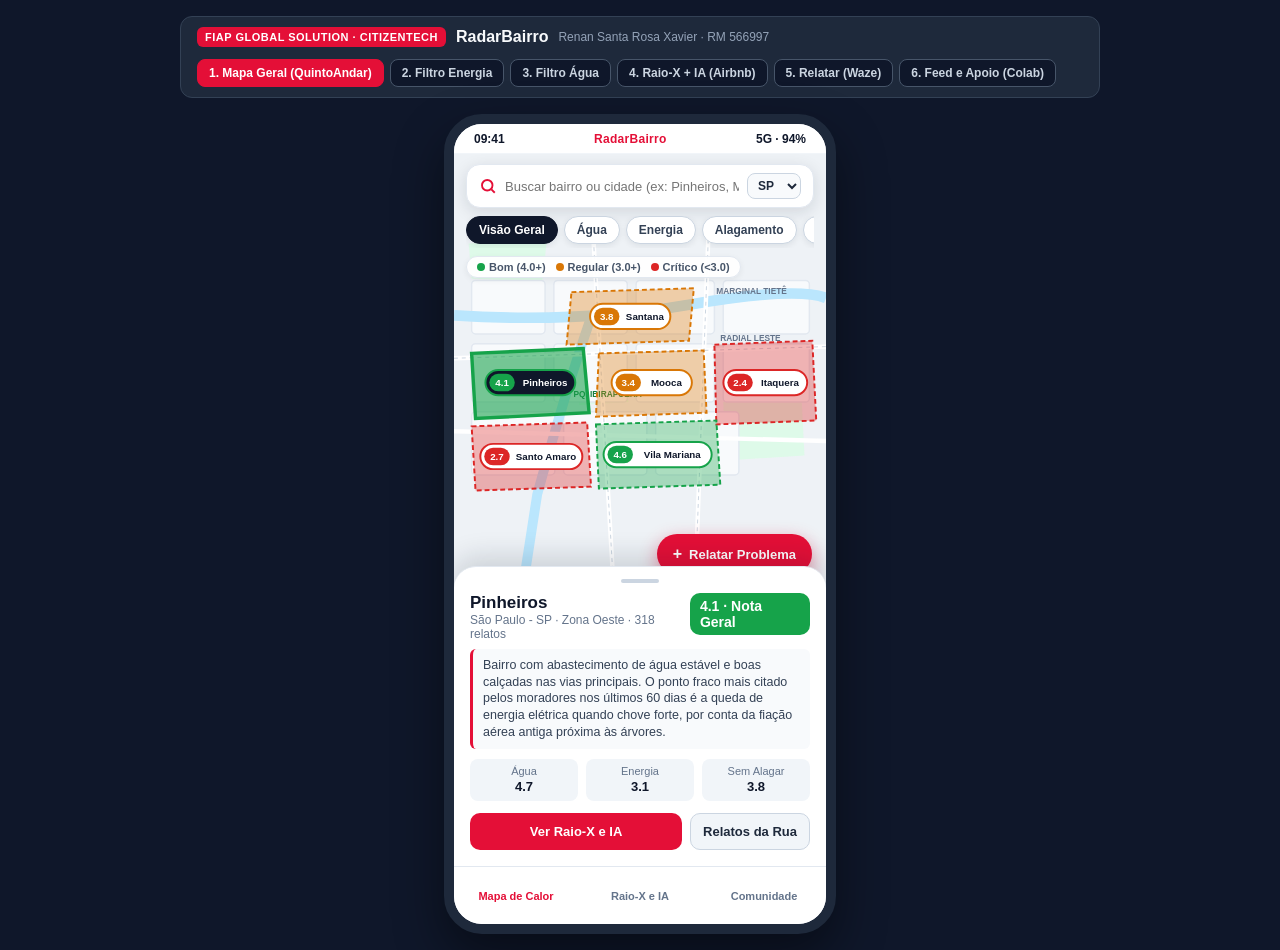
<file: prototipo/index.html>
<!DOCTYPE html>
<html lang="pt-BR">
<head>
  <meta charset="UTF-8">
  <meta name="viewport" content="width=device-width, initial-scale=1.0">
  <title>RadarBairro · Protótipo Navegável CitizenTech</title>
  <link rel="stylesheet" href="estilo.css">
</head>
<body>

  <!-- Barra de demonstracao rapida para avaliacao do professor -->
  <header class="barra-demonstracao">
    <div class="info-topo">
      <span class="tag-gs">FIAP GLOBAL SOLUTION · CITIZENTECH</span>
      <strong>RadarBairro</strong>
      <span style="font-size:12px; color:#94a3b8;">Renan Santa Rosa Xavier · RM 566997</span>
    </div>
    <div class="atalhos-telas">
      <button class="btn-atalho ativo" onclick="aplicarCenaDemonstracao(1, this)">1. Mapa Geral (QuintoAndar)</button>
      <button class="btn-atalho" onclick="aplicarCenaDemonstracao(2, this)">2. Filtro Energia</button>
      <button class="btn-atalho" onclick="aplicarCenaDemonstracao(3, this)">3. Filtro Água</button>
      <button class="btn-atalho" onclick="aplicarCenaDemonstracao(4, this)">4. Raio-X + IA (Airbnb)</button>
      <button class="btn-atalho" onclick="aplicarCenaDemonstracao(5, this)">5. Relatar (Waze)</button>
      <button class="btn-atalho" onclick="aplicarCenaDemonstracao(6, this)">6. Feed e Apoio (Colab)</button>
    </div>
  </header>

  <!-- Moldura do Celular -->
  <main class="moldura-celular" id="aparelho-celular">

    <!-- Barra de status do Android -->
    <div class="barra-status-celular">
      <span>09:41</span>
      <span style="color:#e40f37; font-weight:800; letter-spacing:0.3px;">RadarBairro</span>
      <span>5G · 94%</span>
    </div>

    <!-- Aviso flutuante (Toast) -->
    <div id="toast-sistema" class="aviso-toast"></div>

    <div class="conteudo-tela">

      <!-- =========================================================
           ABA 1: MAPA DE CALOR E BUSCA (REFERENCIA QUINTOANDAR + WAZE)
           ========================================================= -->
      <section id="visao-mapa" class="visao ativa">

        <!-- Topo flutuante: Busca + Estado + Pilulas de Filtro -->
        <div class="topo-flutuante-mapa">
          <div class="caixa-busca">
            <svg class="icone-lupa" viewBox="0 0 24 24" fill="none" stroke="currentColor" stroke-width="2.5">
              <circle cx="11" cy="11" r="7"></circle>
              <line x1="16.5" y1="16.5" x2="21" y2="21"></line>
            </svg>
            <input type="text" id="campo-busca" placeholder="Buscar bairro ou cidade (ex: Pinheiros, Mooca)..." oninput="pesquisarNoMapa(this.value)">
            <select id="seletor-uf" class="seletor-estado" onchange="trocarEstadoMapa(this.value)">
              <option value="SP">SP</option>
              <option value="RJ">RJ</option>
              <option value="MG">MG</option>
            </select>
          </div>

          <!-- Pilulas de Filtro (Estilo QuintoAndar) -->
          <div class="linha-pilulas">
            <button id="pilula-geral" class="pilula ativa" onclick="filtrarCategoriaMapa('geral', this)">Visão Geral</button>
            <button id="pilula-agua" class="pilula" onclick="filtrarCategoriaMapa('agua', this)">Água</button>
            <button id="pilula-energia" class="pilula" onclick="filtrarCategoriaMapa('energia', this)">Energia</button>
            <button id="pilula-alagamento" class="pilula" onclick="filtrarCategoriaMapa('alagamento', this)">Alagamento</button>
            <button id="pilula-seguranca" class="pilula" onclick="filtrarCategoriaMapa('seguranca', this)">Segurança</button>
            <button id="pilula-calcadas" class="pilula" onclick="filtrarCategoriaMapa('calcadas', this)">Calçadas</button>
          </div>

          <!-- Legenda compacta -->
          <div class="legenda-mapa">
            <span><i class="ponto-cor" style="background:#16a34a"></i>Bom (4.0+)</span>
            <span><i class="ponto-cor" style="background:#d97706"></i>Regular (3.0+)</span>
            <span><i class="ponto-cor" style="background:#dc2626"></i>Crítico (&lt;3.0)</span>
          </div>
        </div>

        <!-- Mapa Vetorial Limpo estilo QuintoAndar -->
        <div class="area-mapa">
          <svg class="mapa-svg" viewBox="0 0 380 732" preserveAspectRatio="none">
            <!-- Fundo urbano claro -->
            <rect width="380" height="732" fill="#eef2f6"/>

            <!-- Areas verdes / Parques urbanos -->
            <path d="M125,222 L175,218 L178,255 L128,258 Z" fill="#dcfce7" opacity="0.85"/>
            <path d="M15,92 L95,88 L90,132 L18,128 Z" fill="#dcfce7" opacity="0.85"/>
            <path d="M275,255 L355,250 L358,310 L278,315 Z" fill="#dcfce7" opacity="0.85"/>

            <!-- Quarteiroes de fundo -->
            <g stroke="#e2e8f0" stroke-width="1.5" fill="#f8fafc">
              <rect x="18" y="130" width="75" height="55" rx="4"/>
              <rect x="102" y="130" width="75" height="55" rx="4"/>
              <rect x="186" y="130" width="80" height="55" rx="4"/>
              <rect x="275" y="130" width="88" height="55" rx="4"/>
              <rect x="18" y="195" width="75" height="60" rx="4"/>
              <rect x="102" y="195" width="75" height="60" rx="4"/>
              <rect x="186" y="195" width="80" height="60" rx="4"/>
              <rect x="275" y="195" width="88" height="60" rx="4"/>
              <rect x="18" y="265" width="85" height="65" rx="4"/>
              <rect x="112" y="265" width="85" height="65" rx="4"/>
              <rect x="206" y="265" width="85" height="65" rx="4"/>
            </g>

            <!-- Rios (Marginal Tiete e Marginal Pinheiros) -->
            <path d="M 0,166 Q 130,174 240,155 T 380,148" fill="none" stroke="#bae6fd" stroke-width="11"/>
            <path d="M 140,168 Q 115,240 85,350 L 65,480" fill="none" stroke="#bae6fd" stroke-width="10"/>

            <!-- Avenidas e Malha Viaria Principal -->
            <g stroke="#ffffff" stroke-width="4.5" fill="none">
              <path d="M 0,210 L 380,198"/>
              <path d="M 142,80 L 165,480"/>
              <path d="M 260,80 L 245,480"/>
              <path d="M 0,285 L 380,295"/>
            </g>
            <g stroke="#cbd5e1" stroke-width="1" fill="none" stroke-dasharray="4,4">
              <path d="M 0,210 L 380,198"/>
              <path d="M 142,80 L 165,480"/>
              <path d="M 260,80 L 245,480"/>
            </g>

            <!-- Rotulos discretos de vias -->
            <text x="268" y="144" fill="#64748b" font-size="8.5" font-weight="700">MARGINAL TIETÊ</text>
            <text x="122" y="250" fill="#15803d" font-size="8.5" font-weight="700">PQ. IBIRAPUERA</text>
            <text x="272" y="192" fill="#64748b" font-size="8.5" font-weight="700">RADIAL LESTE</text>

            <!-- Camada dinamica: Poligonos coloridos dos bairros -->
            <g id="camada-bairros"></g>

            <!-- Camada dinamica: Marcadores de nota (Pins) -->
            <g id="camada-pins"></g>
          </svg>
        </div>

        <!-- Botao Flutuante FAB (Estilo Waze) -->
        <button id="botao-fab" class="botao-fab-waze com-aba-aberta" onclick="abrirModalWaze()">
          <span style="font-size:16px; line-height:1;">+</span>
          <span>Relatar Problema</span>
        </button>

        <!-- Bottom Sheet (Aba Inferior estilo QuintoAndar) -->
        <div id="aba-inferior" class="aba-inferior-bairro aberta">
          <div class="puxador-aba" onclick="fecharAbaInferior()" title="Fechar aba"></div>
          <div class="cabecalho-aba">
            <div>
              <h3 id="aba-nome-bairro">Vila Mariana</h3>
              <p id="aba-sub-bairro">São Paulo - SP · Zona Sul · 412 relatos</p>
            </div>
            <div id="aba-selo-nota" class="selo-nota-aba" style="background:#16a34a;">4.6 · Nota Geral</div>
          </div>

          <div id="aba-resumo-curto" class="resumo-curto-aba">
            Região alta com baixíssimo índice de alagamentos e fornecimento de água muito regular.
          </div>

          <div class="mini-metricas-aba">
            <div class="mini-metrica">
              <span>Água</span>
              <strong id="aba-nota-agua">4.8 / 5</strong>
            </div>
            <div class="mini-metrica">
              <span>Energia</span>
              <strong id="aba-nota-energia">4.4 / 5</strong>
            </div>
            <div class="mini-metrica">
              <span>Sem Alagar</span>
              <strong id="aba-nota-alagamento">4.7 / 5</strong>
            </div>
          </div>

          <div class="botoes-aba">
            <button class="btn-primario" onclick="navegarParaAba('visao-raiox')">Ver Raio-X e IA</button>
            <button class="btn-secundario" onclick="navegarParaAba('visao-feed')">Relatos da Rua</button>
          </div>
        </div>
      </section>

      <!-- =========================================================
           ABA 2: RAIO-X DO BAIRRO E RESUMO IA (REFERENCIA AIRBNB)
           ========================================================= -->
      <section id="visao-raiox" class="visao">
        <div class="tela-rolavel">
          <div class="topo-raiox">
            <div>
              <span style="font-size:11px; font-weight:700; color:#e40f37; text-transform:uppercase;">Raio-X de Qualidade Urbana</span>
              <h2 id="raiox-nome">Pinheiros</h2>
              <p id="raiox-cidade">São Paulo - SP (Zona Oeste)</p>
            </div>
            <div class="bloco-nota-airbnb">
              <div id="raiox-nota-geral" class="numero-grande" style="color:#16a34a;">4.1</div>
              <span id="raiox-total-aval">318 moradores avaliaram</span>
            </div>
          </div>

          <!-- Caixa de Destaque da IA (Referencia Airbnb) -->
          <div class="card-resumo-ia">
            <div class="titulo-card-ia">
              <strong>Resumo do Bairro gerado por IA</strong>
              <span class="etiqueta-ia">Síntese de Moradores</span>
            </div>
            <p id="raiox-texto-ia">
              Bairro com abastecimento de água estável e boas calçadas nas vias principais. O ponto fraco mais citado pelos moradores nos últimos 60 dias é a queda de energia elétrica quando chove forte.
            </p>
          </div>

          <!-- Barras de Progresso Horizontais (Termometro do Bairro) -->
          <div class="secao-barras">
            <h3>Termômetro de Infraestrutura (0 a 5)</h3>
            <div id="raiox-container-barras"></div>
          </div>

          <!-- Problemas mais relatados na comunidade -->
          <div class="secao-problemas">
            <h3>Problemas Recorrentes Citados por Moradores</h3>
            <ul id="raiox-lista-problemas" class="lista-problemas-bairro"></ul>
          </div>

          <!-- Acao CitizenTech para quem ja mora no bairro -->
          <div class="caixa-acao-cidada">
            <p>Mora neste bairro e sofre com esses problemas? Gere um relatório coletivo com os dados da comunidade.</p>
            <button class="btn-primario" style="width:100%;" onclick="gerarRelatorioComunitario()">
              Exportar Dossiê para Prefeitura / Concessionária
            </button>
          </div>
        </div>
      </section>

      <!-- =========================================================
           ABA 3: FEED DA COMUNIDADE E APOIO (REFERENCIA COLAB)
           ========================================================= -->
      <section id="visao-feed" class="visao">
        <div class="cabecalho-feed">
          <div style="display:flex; justify-content:space-between; align-items:center;">
            <h2>Mural da Comunidade</h2>
            <button class="btn-primario" style="flex:0; padding:6px 12px; font-size:12px;" onclick="abrirModalWaze()">+ Novo Alerta</button>
          </div>
          <p>Confirme os problemas da sua rua para atualizar o mapa de calor e cobrar solução.</p>
        </div>

        <div id="container-lista-feed" class="lista-feed"></div>
      </section>

      <!-- =========================================================
           MODAL ESCURO DE RELATO RAPIDO (REFERENCIA WAZE)
           ========================================================= -->
      <div id="modal-waze" class="modal-waze-fundo">
        <div class="painel-waze">
          <div class="topo-waze">
            <div>
              <h3>O que está acontecendo na rua?</h3>
              <p>Toque no ícone para alertar vizinhos e quem pesquisa o bairro</p>
            </div>
            <button class="btn-fechar-waze" onclick="fecharModalWaze()">X</button>
          </div>

          <div class="grade-icones-waze">
            <div class="item-icone-waze" onclick="escolherIconeWaze('agua', this)">
              <div class="bola-icone" style="background:#0284c7;">
                <svg width="22" height="22" viewBox="0 0 24 24" fill="currentColor"><path d="M12 2.69l5.66 5.66a8 8 0 1 1-11.31 0z"/></svg>
              </div>
              <span>Falta d'Água</span>
            </div>
            <div class="item-icone-waze selecionado" onclick="escolherIconeWaze('energia', this)">
              <div class="bola-icone" style="background:#d97706;">
                <svg width="22" height="22" viewBox="0 0 24 24" fill="currentColor"><polygon points="13 2 3 14 12 14 11 22 21 10 12 10 13 2"/></svg>
              </div>
              <span>Queda de Luz</span>
            </div>
            <div class="item-icone-waze" onclick="escolherIconeWaze('alagamento', this)">
              <div class="bola-icone" style="background:#7c3aed;">
                <svg width="22" height="22" viewBox="0 0 24 24" fill="none" stroke="currentColor" stroke-width="2.5"><path d="M2 15c2-2 4-2 6 0s4 2 6 0 4-2 6 0"/><path d="M2 20c2-2 4-2 6 0s4 2 6 0 4-2 6 0"/><path d="M8 10a4 4 0 0 1 8 0"/></svg>
              </div>
              <span>Rua Alagada</span>
            </div>
            <div class="item-icone-waze" onclick="escolherIconeWaze('iluminacao', this)">
              <div class="bola-icone" style="background:#475569;">
                <svg width="22" height="22" viewBox="0 0 24 24" fill="none" stroke="currentColor" stroke-width="2.5"><path d="M9 18h6"/><path d="M10 22h4"/><path d="M12 2a7 7 0 0 0-4 12.7V17h8v-2.3A7 7 0 0 0 12 2z"/></svg>
              </div>
              <span>Poste Escuro</span>
            </div>
            <div class="item-icone-waze" onclick="escolherIconeWaze('calcadas', this)">
              <div class="bola-icone" style="background:#059669;">
                <svg width="22" height="22" viewBox="0 0 24 24" fill="none" stroke="currentColor" stroke-width="2.5"><path d="M4 19L9 5"/><path d="M15 5l5 14"/><path d="M12 7v3"/><path d="M12 14v4"/></svg>
              </div>
              <span>Calçada Ruim</span>
            </div>
            <div class="item-icone-waze" onclick="escolherIconeWaze('seguranca', this)">
              <div class="bola-icone" style="background:#dc2626;">
                <svg width="22" height="22" viewBox="0 0 24 24" fill="none" stroke="currentColor" stroke-width="2.5"><path d="M12 22s8-4 8-10V5l-8-3-8 3v7c0 6 8 10 8 10z"/><line x1="12" y1="8" x2="12" y2="12"/><line x1="12" y1="16" x2="12.01" y2="16"/></svg>
              </div>
              <span>Segurança</span>
            </div>
          </div>

          <div class="campos-relato-waze">
            <select id="waze-select-bairro"></select>
            <input type="text" id="waze-input-rua" placeholder="Rua e altura (ex: Rua Simão Álvares, 700)">
            <textarea id="waze-input-texto" rows="2" placeholder="Explique rapidamente o problema (ex: Acabou a luz após a chuva)..."></textarea>
          </div>

          <button class="btn-primario" style="width:100%; padding:12px;" onclick="enviarRelatoWaze()">
            Publicar Alerta no Mapa
          </button>
        </div>
      </div>

    </div>

    <!-- Menu de Navegacao Inferior -->
    <nav class="menu-inferior-app">
      <button id="menu-btn-mapa" class="item-menu-inferior ativo" onclick="navegarParaAba('visao-mapa')">
        <span>Mapa de Calor</span>
      </button>
      <button id="menu-btn-raiox" class="item-menu-inferior" onclick="navegarParaAba('visao-raiox')">
        <span>Raio-X e IA</span>
      </button>
      <button id="menu-btn-feed" class="item-menu-inferior" onclick="navegarParaAba('visao-feed')">
        <span>Comunidade</span>
      </button>
    </nav>

  </main>

  <script src="dados.js"></script>
  <script src="app.js"></script>
</body>
</html>
</file>
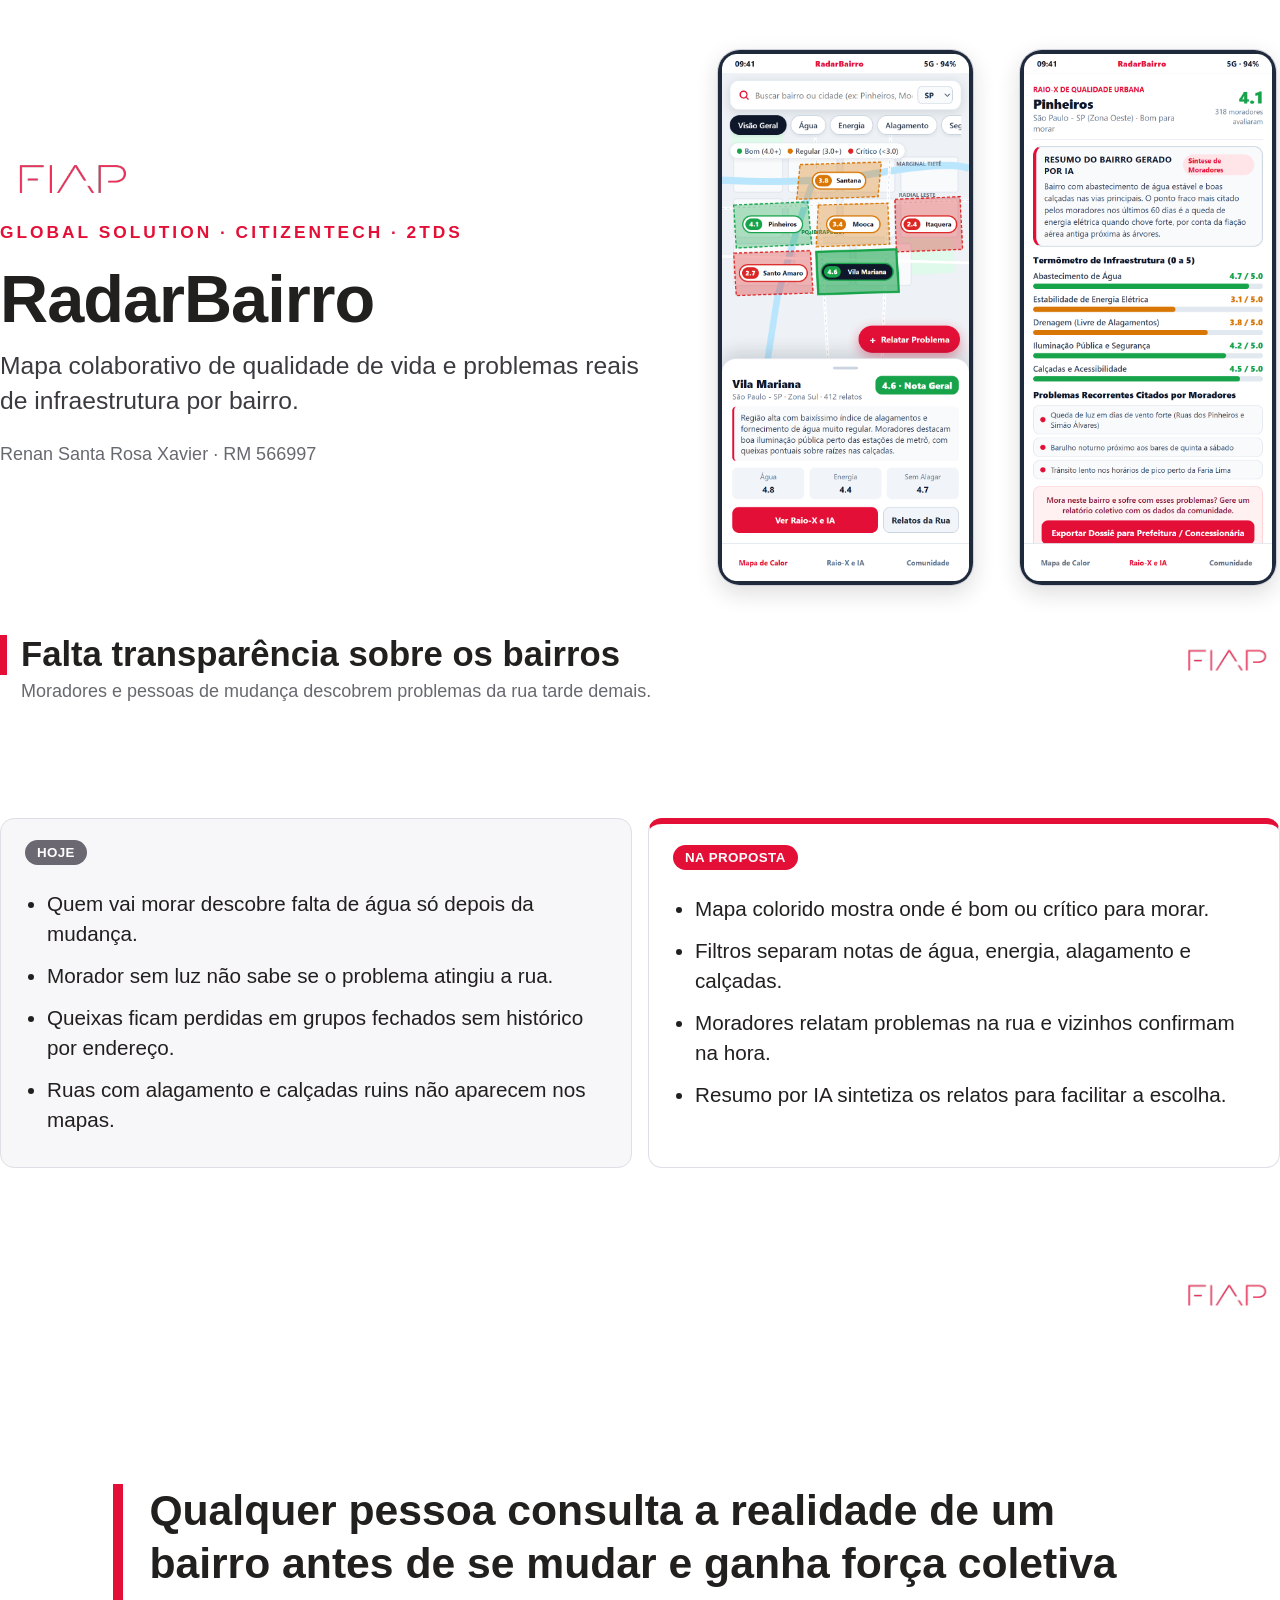
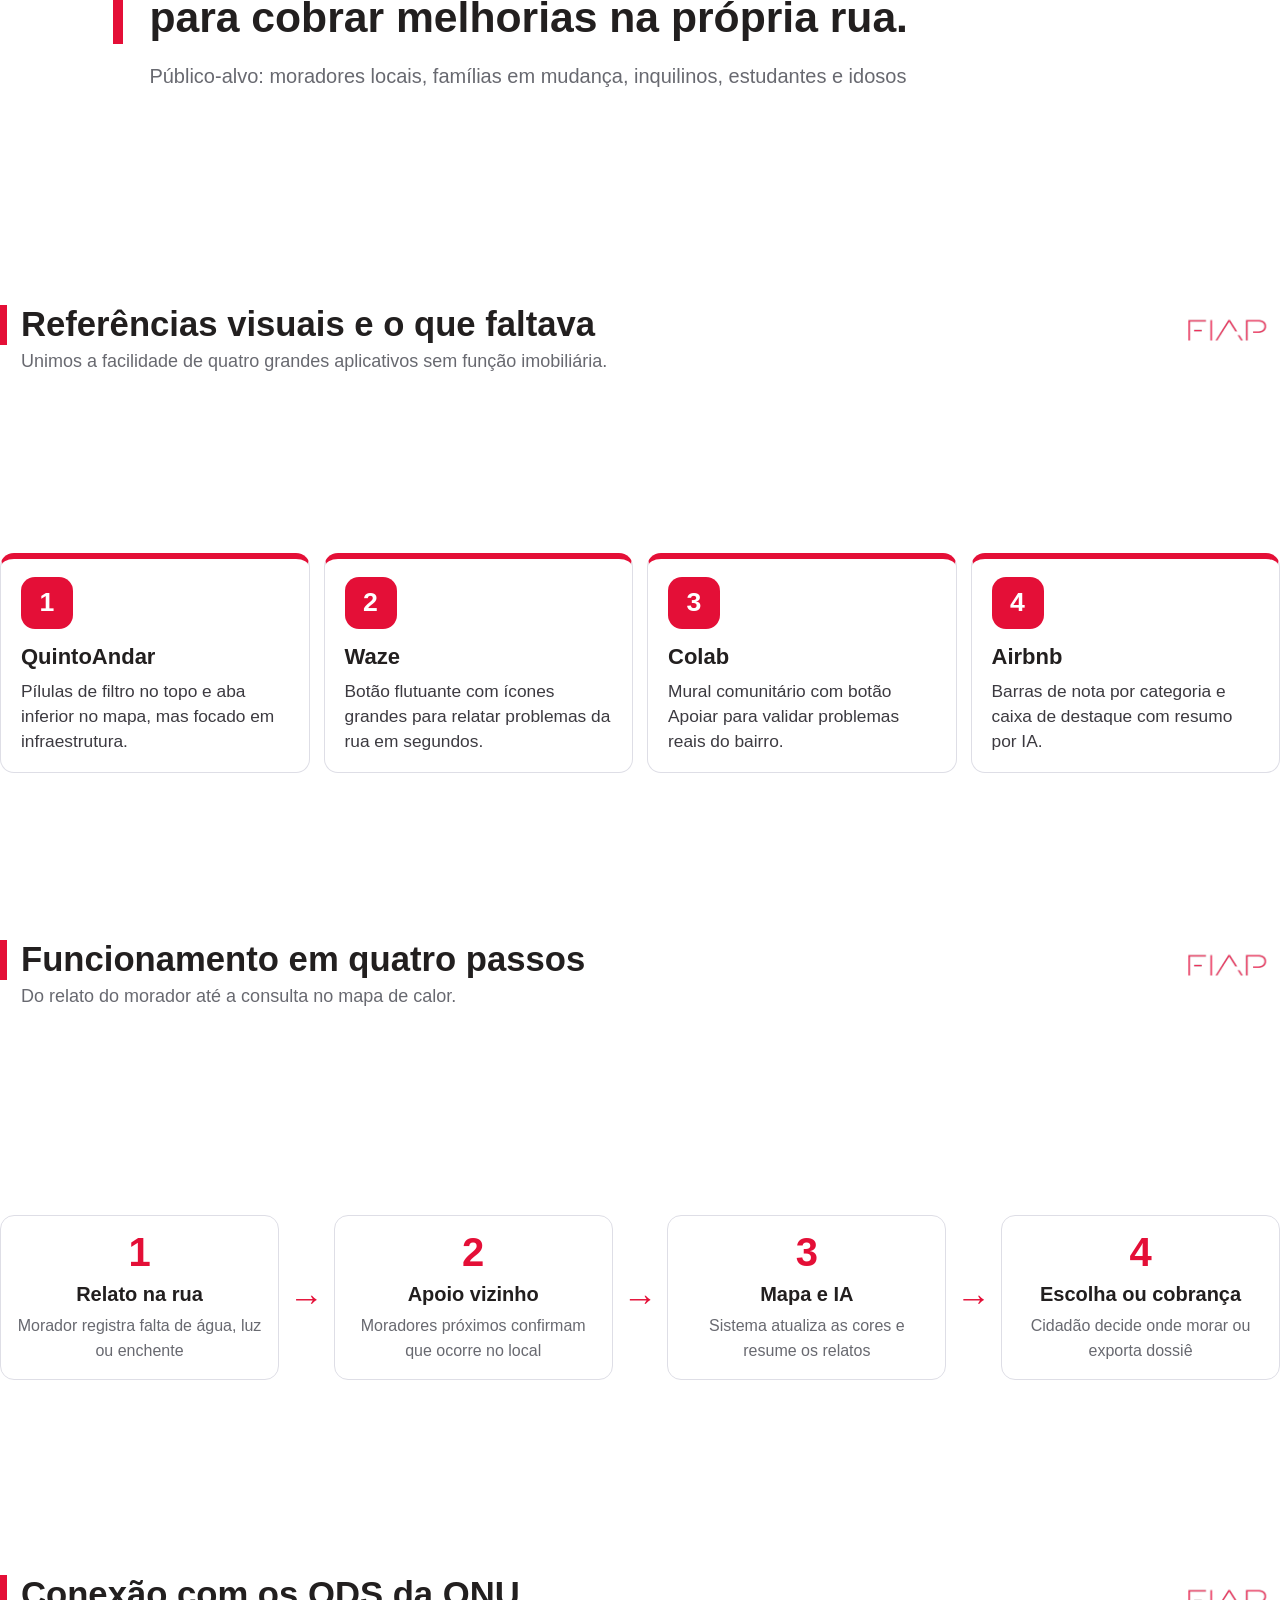
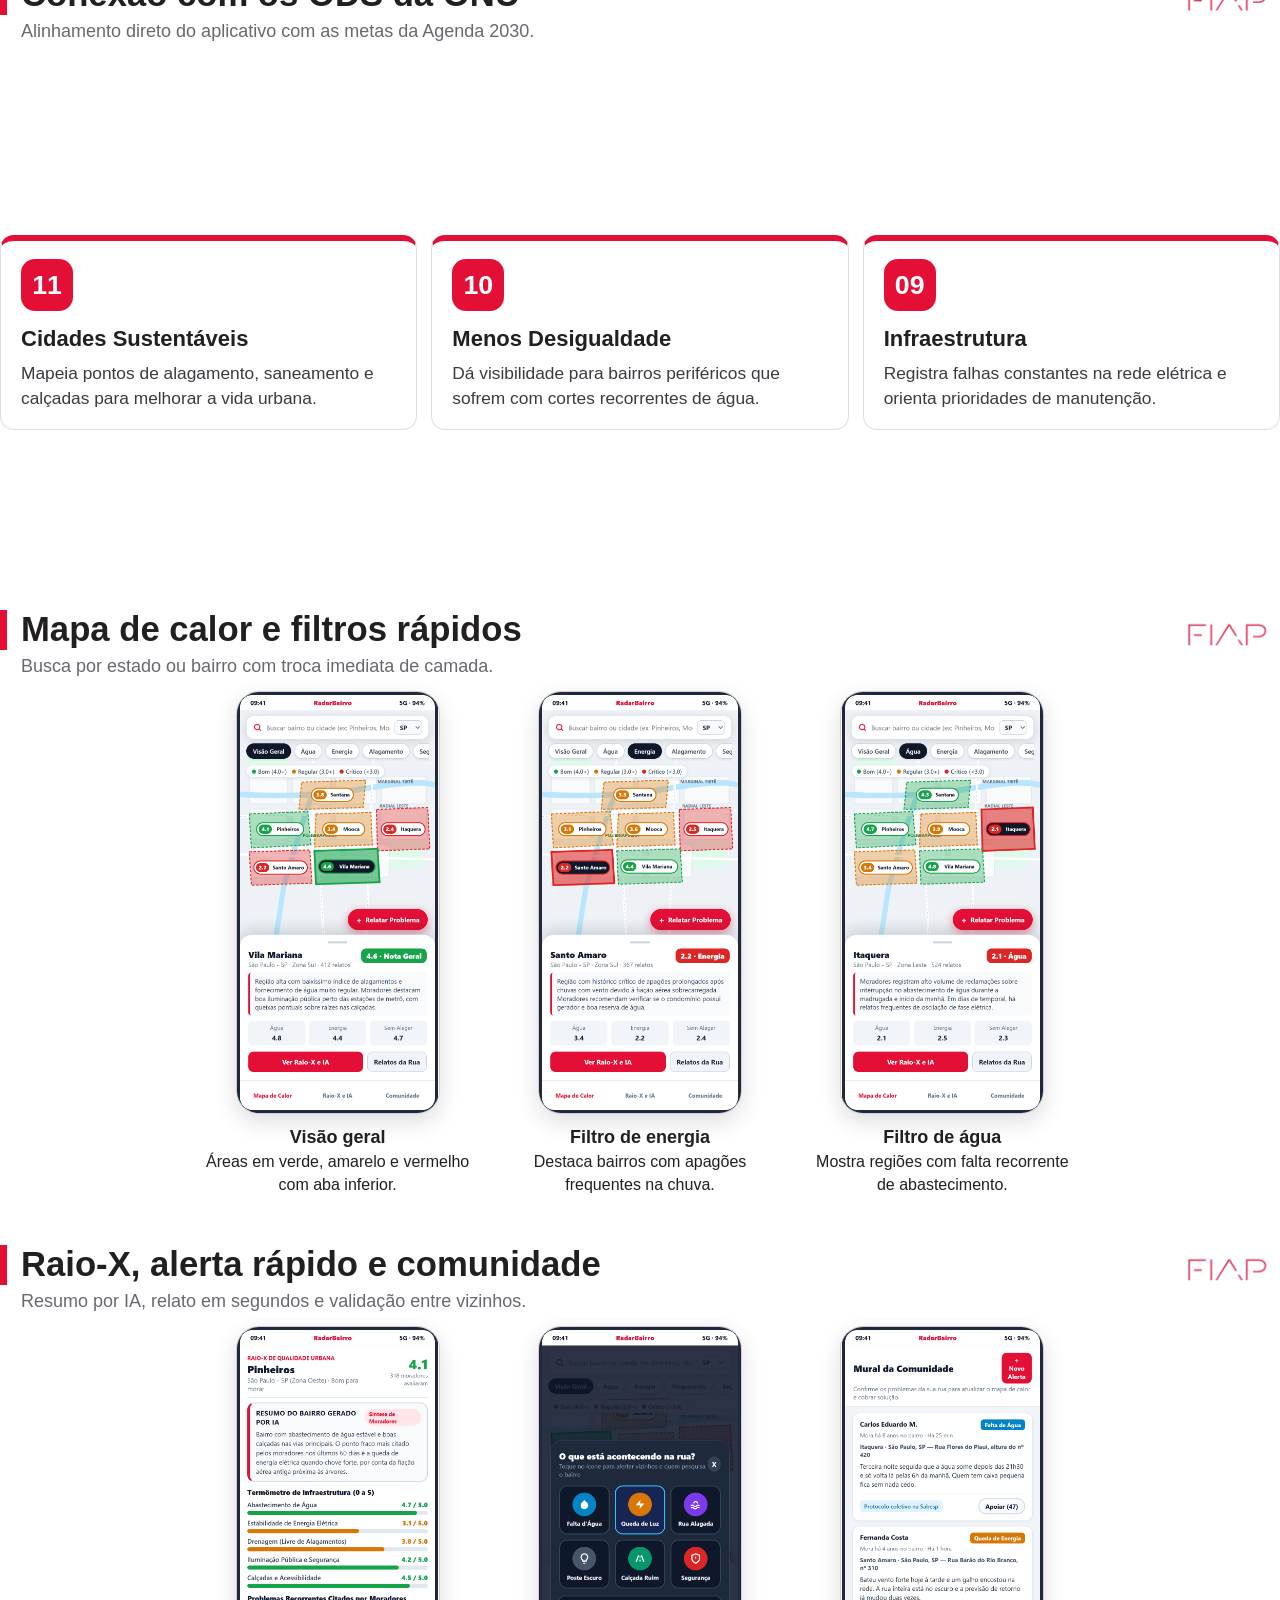
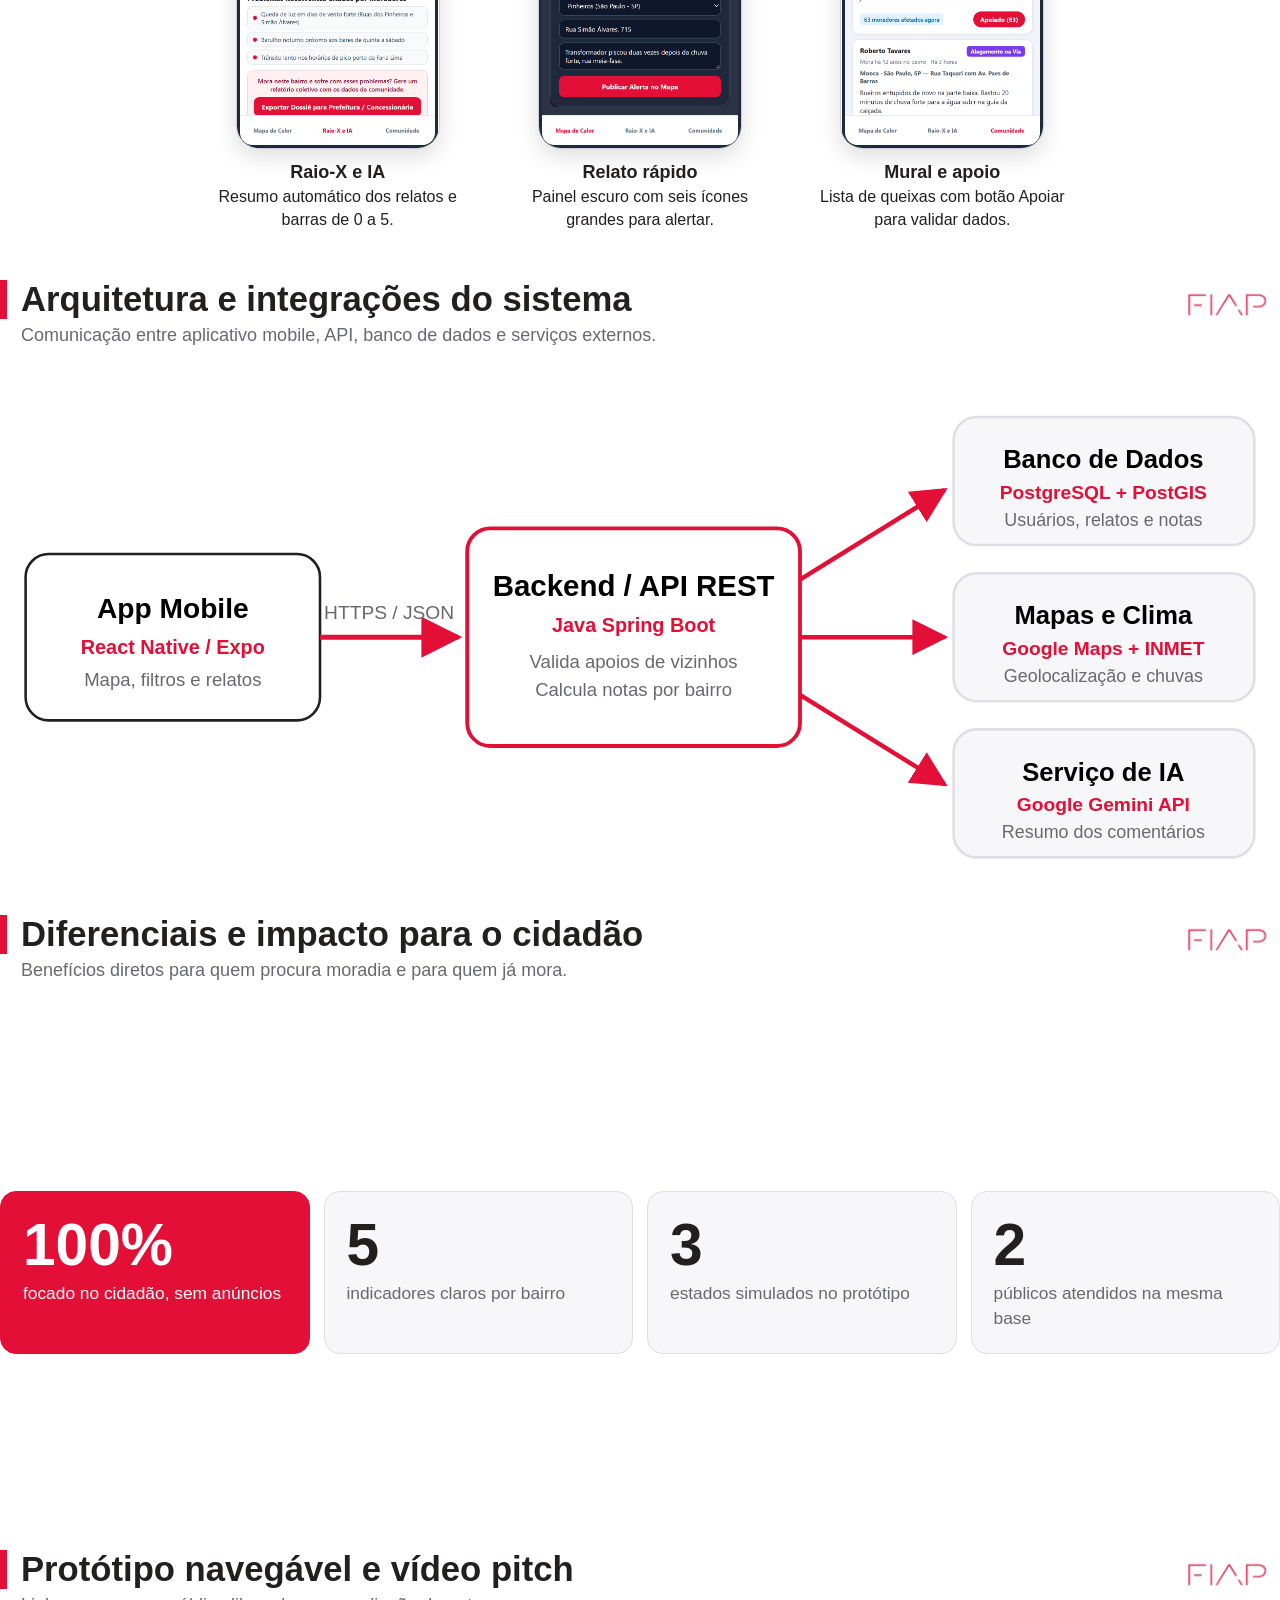
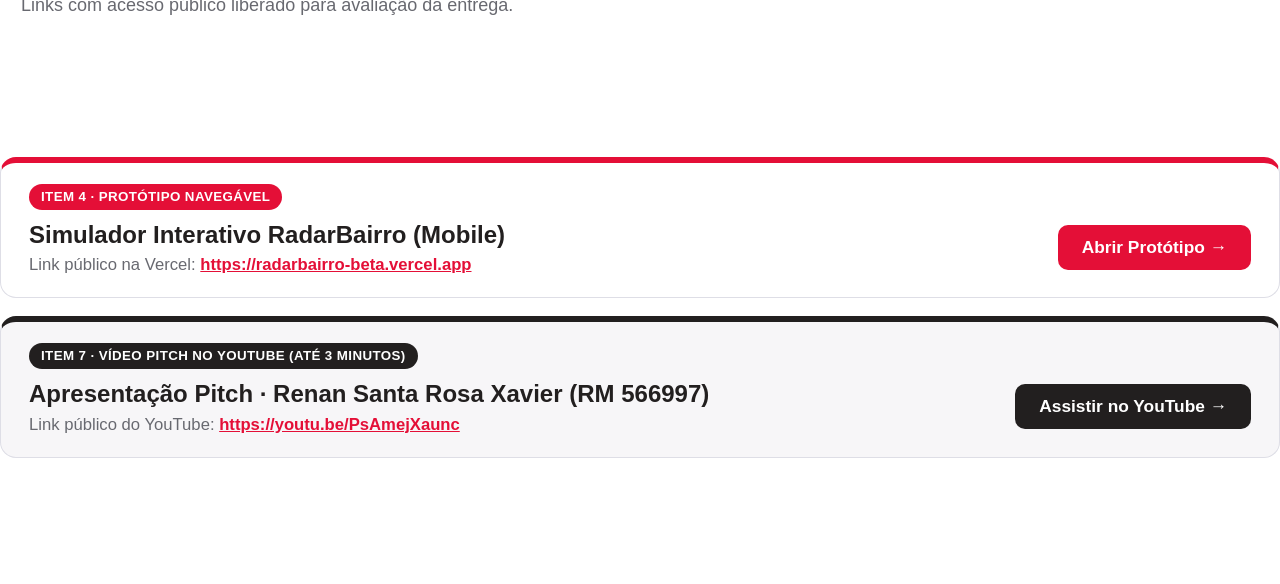
<file: apresentacao/apresentacao-radarbairro.html>
<!doctype html>
<html lang="pt-BR">
<head>
<meta charset="utf-8">
<title>RadarBairro · Global Solution CitizenTech FIAP</title>
<style>
:root {
  --acento: #e40f37;        /* cor principal: títulos, destaques, setas */
  --acento-escuro: #b90c2d;
  --tinta: #221f1f;         /* texto */
  --suave: #686970;         /* texto secundário */
  --linha: #dedee6;         /* bordas */
  --fundo-claro: #f7f6f8;   /* caixas cinza */
  --cinza: #6b6872;         /* etiqueta "antes" */
}
@page { size: 338.67mm 190.5mm; margin: 10mm 14mm 11mm;
  @bottom-left { content: "RadarBairro · Renan Santa Rosa Xavier (RM566997)"; font: 9pt "Segoe UI", Arial, sans-serif; color: #989aa3; }
  @bottom-right { content: counter(page) " / " counter(pages); font: 9pt "Segoe UI", Arial, sans-serif; color: #989aa3; } }
* { box-sizing: border-box; }
html { font-size: 13pt; }
body { margin: 0; color: var(--tinta); font-family: "Segoe UI", "Helvetica Neue", Arial, sans-serif; line-height: 1.45; -webkit-print-color-adjust: exact; print-color-adjust: exact; }
img { max-width: 100%; }

/* estrutura de todo slide */
.slide { height: 168mm; break-after: page; display: flex; flex-direction: column; overflow: hidden; position: relative; }
.slide:last-child { break-after: auto; }
.slide > h2 { font-size: 26pt; margin: 0 0 3px; padding-left: 14px; border-left: 7px solid var(--acento); line-height: 1.15; padding-right: 45mm; }
.slide > .sub { color: var(--suave); font-size: 13.5pt; margin: 0 0 12px 21px; padding-right: 45mm; }
.corpo { flex: 1; min-height: 0; }

/* logo no cabeçalho */
.logo-cabecalho { position: absolute; top: 1mm; right: 0; height: 11mm; width: auto; object-fit: contain; }
.logo-capa { height: 15mm; width: auto; object-fit: contain; display: block; margin-bottom: 14px; margin-left: -4px; }

/* lugar de imagem */
.ph { display: flex; align-items: center; justify-content: center; text-align: center; padding: 10px; border: 2px dashed #c9c8d2; border-radius: 12px; background: repeating-linear-gradient(135deg, #fafafb 0 14px, #f3f2f6 14px 28px); color: #8a8791; font-size: 11pt; }
.print { border-radius: 10px; border: 1px solid #cfced8; box-shadow: 0 8px 22px rgba(34, 31, 31, .14); display: block; }

/* 1. capa */
.capa { display: grid !important; grid-template-columns: 1fr 150mm; gap: 12mm; align-items: center; }
.capa .marca { font-weight: 800; letter-spacing: 3px; color: var(--acento); font-size: 13pt; margin-bottom: 18px; }
.capa h1 { font-size: 50pt; line-height: 1.05; margin: 0 0 14px; letter-spacing: -1px; }
.capa .lead { font-size: 18.5pt; color: #3c3a40; margin: 0; }
.capa .data { color: var(--suave); margin-top: 22px; font-size: 13.5pt; }

/* divisória de seção */
.divisoria { justify-content: center; }
.divisoria .n { font-size: 70pt; font-weight: 800; color: var(--acento); line-height: 1; }
.divisoria h2 { font-size: 36pt; border: 0; padding: 0; margin: 6px 0 10px; }
.divisoria p { font-size: 17pt; max-width: 220mm; color: #3c3a40; }

/* cartões */
.cartoes { display: grid; grid-template-columns: repeat(3, 1fr); gap: 14px; align-content: center; }
.cartoes.quatro { grid-template-columns: repeat(4, 1fr); }
.cartao { border: 1px solid var(--linha); border-top: 6px solid var(--acento); border-radius: 14px; padding: 18px 20px; background: #fff; }
.cartao .icone { width: 52px; height: 52px; border-radius: 14px; background: var(--acento); color: #fff; display: grid; place-items: center; font-size: 20pt; font-weight: 800; margin-bottom: 12px; }
.cartao h3 { margin: 0 0 6px; font-size: 16.5pt; }
.cartao p { margin: 0; color: #3c3a40; font-size: 13pt; }

/* fluxo em passos */
.fluxo { display: flex; align-items: stretch; gap: 10px; align-self: center; width: 100%; }
.fluxo .passo { flex: 1; border: 1px solid var(--linha); border-radius: 14px; padding: 16px; background: #fff; text-align: center; }
.fluxo .passo b { display: block; font-size: 30pt; color: var(--acento); line-height: 1; margin-bottom: 8px; }
.fluxo .passo strong { display: block; font-size: 15pt; margin-bottom: 4px; }
.fluxo .passo span { color: var(--suave); font-size: 12pt; }
.fluxo .seta { align-self: center; color: var(--acento); font-size: 26pt; font-weight: 800; }

/* antes x depois */
.lados { display: grid; grid-template-columns: 1fr 1fr; gap: 16px; align-content: center; }
.lado { border: 1px solid var(--linha); border-radius: 14px; padding: 20px 24px; background: #fff; }
.lado.antes { background: var(--fundo-claro); }
.lado.depois { border-top: 6px solid var(--acento); }
.chip { display: inline-block; font-size: 10pt; font-weight: 700; letter-spacing: .4px; text-transform: uppercase; padding: 3px 12px; border-radius: 999px; color: #fff; background: var(--acento); margin-bottom: 12px; }
.antes .chip { background: var(--cinza); }
.lado ul { margin: 0; padding-left: 22px; font-size: 15.5pt; }
.lado li { margin: 12px 0; }

/* números grandes */
.numeros { display: grid; grid-template-columns: repeat(4, 1fr); gap: 14px; align-content: center; }
.numeros div { border-radius: 16px; padding: 22px; background: var(--fundo-claro); border: 1px solid var(--linha); color: var(--suave); font-size: 13pt; }
.numeros strong { display: block; font-size: 44pt; color: var(--tinta); line-height: 1.05; margin-bottom: 6px; }
.numeros div:first-child { background: var(--acento); color: #fff; border-color: var(--acento); }
.numeros div:first-child strong { color: #fff; }

/* telas lado a lado */
.telas { display: flex; gap: 10mm; justify-content: center; align-items: flex-start; }
.telas figure { margin: 0; text-align: center; flex: 0 1 auto; min-width: 0; }
.telas .ph, .telas img { height: 112mm; width: 54mm; margin: 0 auto; border-radius: 6mm; object-fit: contain; }
.telas figcaption { margin-top: 10px; font-size: 12pt; max-width: 70mm; }
.telas figcaption b { display: block; font-size: 13.5pt; }

/* diagrama */
.diagrama { display: flex; align-items: center; justify-content: center; }
.diagrama svg { width: 100%; max-height: 140mm; font-family: "Segoe UI", Arial, sans-serif; }

/* frase de destaque */
.destaque { justify-content: center; padding: 0 30mm; }
.destaque blockquote { margin: 0; font-size: 32pt; line-height: 1.25; font-weight: 650; border-left: 10px solid var(--acento); padding-left: 26px; }
.destaque .quem { margin: 18px 0 0 36px; color: var(--suave); font-size: 15pt; }
</style>
</head>
<body>

<!-- 1 · CAPA (Item 1: Identificação da equipe e do aplicativo) -->
<section class="slide capa">
  <div>
    <img class="logo-capa" src="logo_fiap.png" alt="Logo FIAP">
    <div class="marca">GLOBAL SOLUTION · CITIZENTECH · 2TDS</div>
    <h1>RadarBairro</h1>
    <p class="lead">Mapa colaborativo de qualidade de vida e problemas reais de infraestrutura por bairro.</p>
    <p class="data">Renan Santa Rosa Xavier · RM 566997</p>
  </div>
  <div class="telas" style="align-items:center">
    <img class="print" src="tela_01_mapa_geral.png" alt="Mapa de Calor do Bairro" style="height:142mm;width:auto">
    <img class="print" src="tela_04_raiox_ia.png" alt="Raio-X do Bairro com IA" style="height:142mm;width:auto">
  </div>
</section>

<!-- 2 · ANTES E DEPOIS (Item 2: Problema identificado e contexto) -->
<section class="slide">
  <img class="logo-cabecalho" src="logo_fiap.png" alt="Logo FIAP">
  <h2>Falta transparência sobre os bairros</h2>
  <p class="sub">Moradores e pessoas de mudança descobrem problemas da rua tarde demais.</p>
  <div class="corpo lados">
    <div class="lado antes"><span class="chip">Hoje</span>
      <ul>
        <li>Quem vai morar descobre falta de água só depois da mudança.</li>
        <li>Morador sem luz não sabe se o problema atingiu a rua.</li>
        <li>Queixas ficam perdidas em grupos fechados sem histórico por endereço.</li>
        <li>Ruas com alagamento e calçadas ruins não aparecem nos mapas.</li>
      </ul>
    </div>
    <div class="lado depois"><span class="chip">Na proposta</span>
      <ul>
        <li>Mapa colorido mostra onde é bom ou crítico para morar.</li>
        <li>Filtros separam notas de água, energia, alagamento e calçadas.</li>
        <li>Moradores relatam problemas na rua e vizinhos confirmam na hora.</li>
        <li>Resumo por IA sintetiza os relatos para facilitar a escolha.</li>
      </ul>
    </div>
  </div>
</section>

<!-- 3 · DESTAQUE (Público-alvo e proposta central) -->
<section class="slide destaque">
  <img class="logo-cabecalho" src="logo_fiap.png" alt="Logo FIAP">
  <blockquote>Qualquer pessoa consulta a realidade de um bairro antes de se mudar e ganha força coletiva para cobrar melhorias na própria rua.</blockquote>
  <p class="quem">Público-alvo: moradores locais, famílias em mudança, inquilinos, estudantes e idosos</p>
</section>

<!-- 4 · CARTÕES (As 4 referências visuais e o que faltava nelas) -->
<section class="slide">
  <img class="logo-cabecalho" src="logo_fiap.png" alt="Logo FIAP">
  <h2>Referências visuais e o que faltava</h2>
  <p class="sub">Unimos a facilidade de quatro grandes aplicativos sem função imobiliária.</p>
  <div class="corpo cartoes quatro">
    <div class="cartao"><div class="icone">1</div><h3>QuintoAndar</h3><p>Pílulas de filtro no topo e aba inferior no mapa, mas focado em infraestrutura.</p></div>
    <div class="cartao"><div class="icone">2</div><h3>Waze</h3><p>Botão flutuante com ícones grandes para relatar problemas da rua em segundos.</p></div>
    <div class="cartao"><div class="icone">3</div><h3>Colab</h3><p>Mural comunitário com botão Apoiar para validar problemas reais do bairro.</p></div>
    <div class="cartao"><div class="icone">4</div><h3>Airbnb</h3><p>Barras de nota por categoria e caixa de destaque com resumo por IA.</p></div>
  </div>
</section>

<!-- 5 · FLUXO (Item 3: Descrição do aplicativo e como será utilizado) -->
<section class="slide">
  <img class="logo-cabecalho" src="logo_fiap.png" alt="Logo FIAP">
  <h2>Funcionamento em quatro passos</h2>
  <p class="sub">Do relato do morador até a consulta no mapa de calor.</p>
  <div class="corpo" style="display:flex;align-items:center">
    <div class="fluxo">
      <div class="passo"><b>1</b><strong>Relato na rua</strong><span>Morador registra falta de água, luz ou enchente</span></div><div class="seta">→</div>
      <div class="passo"><b>2</b><strong>Apoio vizinho</strong><span>Moradores próximos confirmam que ocorre no local</span></div><div class="seta">→</div>
      <div class="passo"><b>3</b><strong>Mapa e IA</strong><span>Sistema atualiza as cores e resume os relatos</span></div><div class="seta">→</div>
      <div class="passo"><b>4</b><strong>Escolha ou cobrança</strong><span>Cidadão decide onde morar ou exporta dossiê</span></div>
    </div>
  </div>
</section>

<!-- 6 · CARTÕES (Conexão com os ODS da ONU) -->
<section class="slide">
  <img class="logo-cabecalho" src="logo_fiap.png" alt="Logo FIAP">
  <h2>Conexão com os ODS da ONU</h2>
  <p class="sub">Alinhamento direto do aplicativo com as metas da Agenda 2030.</p>
  <div class="corpo cartoes">
    <div class="cartao"><div class="icone">11</div><h3>Cidades Sustentáveis</h3><p>Mapeia pontos de alagamento, saneamento e calçadas para melhorar a vida urbana.</p></div>
    <div class="cartao"><div class="icone">10</div><h3>Menos Desigualdade</h3><p>Dá visibilidade para bairros periféricos que sofrem com cortes recorrentes de água.</p></div>
    <div class="cartao"><div class="icone">09</div><h3>Infraestrutura</h3><p>Registra falhas constantes na rede elétrica e orienta prioridades de manutenção.</p></div>
  </div>
</section>

<!-- 7 · TELAS 1, 2 E 3 (Mapa de Calor e Filtros estilo QuintoAndar) -->
<section class="slide">
  <img class="logo-cabecalho" src="logo_fiap.png" alt="Logo FIAP">
  <h2>Mapa de calor e filtros rápidos</h2>
  <p class="sub">Busca por estado ou bairro com troca imediata de camada.</p>
  <div class="corpo telas">
    <figure><img class="print" src="tela_01_mapa_geral.png" alt="Mapa Geral"><figcaption><b>Visão geral</b>Áreas em verde, amarelo e vermelho com aba inferior.</figcaption></figure>
    <figure><img class="print" src="tela_02_filtro_energia.png" alt="Filtro de Energia"><figcaption><b>Filtro de energia</b>Destaca bairros com apagões frequentes na chuva.</figcaption></figure>
    <figure><img class="print" src="tela_03_filtro_agua.png" alt="Filtro de Água"><figcaption><b>Filtro de água</b>Mostra regiões com falta recorrente de abastecimento.</figcaption></figure>
  </div>
</section>

<!-- 8 · TELAS 4, 5 E 6 (Raio-X Airbnb, Alerta Waze e Feed Colab) -->
<section class="slide">
  <img class="logo-cabecalho" src="logo_fiap.png" alt="Logo FIAP">
  <h2>Raio-X, alerta rápido e comunidade</h2>
  <p class="sub">Resumo por IA, relato em segundos e validação entre vizinhos.</p>
  <div class="corpo telas">
    <figure><img class="print" src="tela_04_raiox_ia.png" alt="Raio-X e IA"><figcaption><b>Raio-X e IA</b>Resumo automático dos relatos e barras de 0 a 5.</figcaption></figure>
    <figure><img class="print" src="tela_05_relatar_waze.png" alt="Relato Rápido"><figcaption><b>Relato rápido</b>Painel escuro com seis ícones grandes para alertar.</figcaption></figure>
    <figure><img class="print" src="tela_06_feed_colab.png" alt="Mural da Comunidade"><figcaption><b>Mural e apoio</b>Lista de queixas com botão Apoiar para validar dados.</figcaption></figure>
  </div>
</section>

<!-- 9 · DIAGRAMA DE ARQUITETURA (Item 5: Arquitetura do aplicativo) -->
<section class="slide">
  <img class="logo-cabecalho" src="logo_fiap.png" alt="Logo FIAP">
  <h2>Arquitetura e integrações do sistema</h2>
  <p class="sub">Comunicação entre aplicativo mobile, API, banco de dados e serviços externos.</p>
  <div class="corpo diagrama">
    <svg viewBox="0 0 1000 380" xmlns="http://www.w3.org/2000/svg">
      <defs><marker id="seta" viewBox="0 0 10 10" refX="9" refY="5" markerWidth="8" markerHeight="8" orient="auto"><path d="M0 0 L10 5 L0 10 z" fill="#e40f37"/></marker></defs>

      <!-- App Mobile -->
      <rect x="20" y="125" width="230" height="130" rx="18" fill="#fff" stroke="#221f1f" stroke-width="2"/>
      <text x="135" y="175" text-anchor="middle" font-size="22" font-weight="700">App Mobile</text>
      <text x="135" y="203" text-anchor="middle" font-size="15.5" fill="#e40f37" font-weight="700">React Native / Expo</text>
      <text x="135" y="228" text-anchor="middle" font-size="14.5" fill="#686970">Mapa, filtros e relatos</text>

      <!-- Backend / API -->
      <rect x="365" y="105" width="260" height="170" rx="18" fill="#fff" stroke="#e40f37" stroke-width="3"/>
      <text x="495" y="158" text-anchor="middle" font-size="23" font-weight="700">Backend / API REST</text>
      <text x="495" y="186" text-anchor="middle" font-size="15.5" fill="#e40f37" font-weight="700">Java Spring Boot</text>
      <text x="495" y="214" text-anchor="middle" font-size="14.5" fill="#686970">Valida apoios de vizinhos</text>
      <text x="495" y="236" text-anchor="middle" font-size="14.5" fill="#686970">Calcula notas por bairro</text>

      <!-- Banco de Dados -->
      <rect x="745" y="18" width="235" height="100" rx="18" fill="#f7f6f8" stroke="#dedee6" stroke-width="2"/>
      <text x="862" y="58" text-anchor="middle" font-size="20" font-weight="700">Banco de Dados</text>
      <text x="862" y="82" text-anchor="middle" font-size="15" fill="#e40f37" font-weight="700">PostgreSQL + PostGIS</text>
      <text x="862" y="103" text-anchor="middle" font-size="14" fill="#686970">Usuários, relatos e notas</text>

      <!-- Mapas e Clima -->
      <rect x="745" y="140" width="235" height="100" rx="18" fill="#f7f6f8" stroke="#dedee6" stroke-width="2"/>
      <text x="862" y="180" text-anchor="middle" font-size="20" font-weight="700">Mapas e Clima</text>
      <text x="862" y="204" text-anchor="middle" font-size="15" fill="#e40f37" font-weight="700">Google Maps + INMET</text>
      <text x="862" y="225" text-anchor="middle" font-size="14" fill="#686970">Geolocalização e chuvas</text>

      <!-- Inteligência Artificial -->
      <rect x="745" y="262" width="235" height="100" rx="18" fill="#f7f6f8" stroke="#dedee6" stroke-width="2"/>
      <text x="862" y="302" text-anchor="middle" font-size="20" font-weight="700">Serviço de IA</text>
      <text x="862" y="326" text-anchor="middle" font-size="15" fill="#e40f37" font-weight="700">Google Gemini API</text>
      <text x="862" y="347" text-anchor="middle" font-size="14" fill="#686970">Resumo dos comentários</text>

      <!-- Setas de comunicacao -->
      <line x1="250" y1="190" x2="358" y2="190" stroke="#e40f37" stroke-width="4" marker-end="url(#seta)"/>
      <text x="304" y="176" text-anchor="middle" font-size="15" fill="#686970">HTTPS / JSON</text>

      <line x1="625" y1="145" x2="738" y2="75" stroke="#e40f37" stroke-width="3.5" marker-end="url(#seta)"/>
      <line x1="625" y1="190" x2="738" y2="190" stroke="#e40f37" stroke-width="3.5" marker-end="url(#seta)"/>
      <line x1="625" y1="235" x2="738" y2="305" stroke="#e40f37" stroke-width="3.5" marker-end="url(#seta)"/>
    </svg>
  </div>
</section>

<!-- 10 · NÚMEROS (Item 6: Diferenciais e impacto esperado) -->
<section class="slide">
  <img class="logo-cabecalho" src="logo_fiap.png" alt="Logo FIAP">
  <h2>Diferenciais e impacto para o cidadão</h2>
  <p class="sub">Benefícios diretos para quem procura moradia e para quem já mora.</p>
  <div class="corpo numeros">
    <div><strong>100%</strong>focado no cidadão, sem anúncios</div>
    <div><strong>5</strong>indicadores claros por bairro</div>
    <div><strong>3</strong>estados simulados no protótipo</div>
    <div><strong>2</strong>públicos atendidos na mesma base</div>
  </div>
</section>

<!-- 11 · LINKS DO PROTÓTIPO E VÍDEO PITCH (Itens 4 e 7 da Global Solution) -->
<section class="slide">
  <img class="logo-cabecalho" src="logo_fiap.png" alt="Logo FIAP">
  <h2>Protótipo navegável e vídeo pitch</h2>
  <p class="sub">Links com acesso público liberado para avaliação da entrega.</p>
  <div class="corpo" style="display: flex; flex-direction: column; gap: 18px; justify-content: center;">

    <!-- Card 1: Link do Protótipo Navegável -->
    <div style="border: 1px solid var(--linha); border-top: 6px solid var(--acento); border-radius: 16px; padding: 20px 28px; background: #fff;">
      <span class="chip" style="margin-bottom: 8px;">Item 4 · Protótipo Navegável</span>
      <div style="display: flex; align-items: center; justify-content: space-between;">
        <div>
          <strong style="font-size: 18pt; display: block;">Simulador Interativo RadarBairro (Mobile)</strong>
          <span style="color: var(--suave); font-size: 12.5pt;">Link público na Vercel: <a href="https://radarbairro-beta.vercel.app" target="_blank" style="color: var(--acento); font-weight: 700; text-decoration: underline;">https://radarbairro-beta.vercel.app</a></span>
        </div>
        <a href="https://radarbairro-beta.vercel.app" target="_blank" style="background: var(--acento); color: #fff; text-decoration: none; font-weight: 700; font-size: 13pt; padding: 10px 24px; border-radius: 10px;">Abrir Protótipo →</a>
      </div>
    </div>

    <!-- Card 2: Link do Pitch no YouTube (Obrigatório no último slide) -->
    <div style="border: 1px solid var(--linha); border-top: 6px solid #221f1f; border-radius: 16px; padding: 20px 28px; background: var(--fundo-claro);">
      <span class="chip" style="background: #221f1f; margin-bottom: 8px;">Item 7 · Vídeo Pitch no YouTube (Até 3 Minutos)</span>
      <div style="display: flex; align-items: center; justify-content: space-between;">
        <div>
          <strong style="font-size: 18pt; display: block;">Apresentação Pitch · Renan Santa Rosa Xavier (RM 566997)</strong>
          <span style="color: var(--suave); font-size: 12.5pt;">Link público do YouTube: <a href="https://youtu.be/PsAmejXaunc" target="_blank" style="color: var(--acento); font-weight: 700; text-decoration: underline;">https://youtu.be/PsAmejXaunc</a></span>
        </div>
        <a href="https://youtu.be/PsAmejXaunc" target="_blank" style="background: #221f1f; color: #fff; text-decoration: none; font-weight: 700; font-size: 13pt; padding: 10px 24px; border-radius: 10px;">Assistir no YouTube →</a>
      </div>
    </div>

  </div>
</section>

</body>
</html>
</file>
<file: prototipo/estilo.css>
* {
  box-sizing: border-box;
  margin: 0;
  padding: 0;
  font-family: 'Segoe UI', -apple-system, BlinkMacSystemFont, Roboto, Arial, sans-serif;
}

:root {
  --cor-primaria: #e40f37;
  --cor-primaria-escura: #b90c2d;
  --cor-azul-qandar: #2563eb;
  --cor-verde-bom: #16a34a;
  --cor-amarelo-atencao: #d97706;
  --cor-vermelho-critico: #dc2626;
  --texto-principal: #1e293b;
  --texto-secundario: #64748b;
  --fundo-pagina: #0f172a;
  --fundo-app: #f8fafc;
  --borda: #e2e8f0;
}

body {
  background-color: var(--fundo-pagina);
  color: var(--texto-principal);
  min-height: 100vh;
  display: flex;
  flex-direction: column;
  align-items: center;
  padding: 16px;
}

/* Modo para captura limpa das telas para a apresentacao */
body.modo-captura {
  background-color: #ffffff;
  padding: 0;
  margin: 0;
  align-items: flex-start;
  justify-content: flex-start;
}

body.modo-captura .barra-demonstracao {
  display: none !important;
}

body.modo-captura .moldura-celular {
  width: 392px;
  height: 820px;
  border: 6px solid #1e293b;
  border-radius: 30px;
  box-shadow: none;
  margin: 0;
}

/* Barra superior para facilitar os testes do professor na avaliacao */
.barra-demonstracao {
  background: #1e293b;
  border: 1px solid #334155;
  border-radius: 12px;
  padding: 10px 16px;
  margin-bottom: 16px;
  display: flex;
  align-items: center;
  justify-content: space-between;
  gap: 12px;
  max-width: 920px;
  width: 100%;
  color: #f8fafc;
  flex-wrap: wrap;
}

.barra-demonstracao .info-topo {
  display: flex;
  align-items: center;
  gap: 10px;
}

.barra-demonstracao .tag-gs {
  background: var(--cor-primaria);
  color: #fff;
  font-weight: 700;
  font-size: 11px;
  padding: 4px 8px;
  border-radius: 6px;
  letter-spacing: 0.5px;
}

.barra-demonstracao .atalhos-telas {
  display: flex;
  gap: 6px;
  flex-wrap: wrap;
}

.btn-atalho {
  background: #0f172a;
  color: #cbd5e1;
  border: 1px solid #475569;
  padding: 6px 11px;
  border-radius: 8px;
  font-size: 12px;
  font-weight: 600;
  cursor: pointer;
  transition: all 0.15s;
}

.btn-atalho:hover,
.btn-atalho.ativo {
  background: var(--cor-primaria);
  color: #fff;
  border-color: var(--cor-primaria);
}

/* Moldura do smartphone */
.moldura-celular {
  width: 392px;
  height: 820px;
  background: var(--fundo-app);
  border: 10px solid #1e293b;
  border-radius: 38px;
  box-shadow: 0 22px 50px rgba(0, 0, 0, 0.45);
  overflow: hidden;
  display: flex;
  flex-direction: column;
  position: relative;
}

/* Barra de status do celular */
.barra-status-celular {
  height: 30px;
  background: #ffffff;
  display: flex;
  align-items: center;
  justify-content: space-between;
  padding: 0 20px;
  font-size: 12px;
  font-weight: 700;
  color: #0f172a;
  border-bottom: 1px solid #f1f5f9;
  flex-shrink: 0;
  z-index: 30;
}

/* Area principal que troca entre Mapa, Raio-X e Feed */
.conteudo-tela {
  flex: 1;
  position: relative;
  overflow: hidden;
  display: flex;
  flex-direction: column;
}

.visao {
  display: none;
  flex: 1;
  flex-direction: column;
  height: 100%;
  overflow: hidden;
  position: relative;
}

.visao.ativa {
  display: flex;
}

/* =========================================================
   1. ESTILO QUINTOANDAR: BUSCA, PILULAS E MAPA + BOTTOM SHEET
   ========================================================= */
.topo-flutuante-mapa {
  position: absolute;
  top: 10px;
  left: 12px;
  right: 12px;
  z-index: 15;
  display: flex;
  flex-direction: column;
  gap: 8px;
}

.caixa-busca {
  background: #ffffff;
  border-radius: 14px;
  padding: 8px 12px;
  box-shadow: 0 4px 16px rgba(15, 23, 42, 0.12);
  border: 1px solid #e2e8f0;
  display: flex;
  align-items: center;
  gap: 8px;
}

.icone-lupa {
  width: 18px;
  height: 18px;
  color: var(--cor-primaria);
  flex-shrink: 0;
}

.caixa-busca input {
  border: none;
  outline: none;
  width: 100%;
  font-size: 13px;
  color: var(--texto-principal);
  background: transparent;
}

.seletor-estado {
  border: 1px solid #cbd5e1;
  background: #f8fafc;
  border-radius: 8px;
  padding: 4px 6px;
  font-size: 12px;
  font-weight: 700;
  color: #1e293b;
  cursor: pointer;
}

/* Pilulas de filtro (Pills estilo QuintoAndar) */
.linha-pilulas {
  display: flex;
  gap: 6px;
  overflow-x: auto;
  padding-bottom: 4px;
  scrollbar-width: none;
}

.linha-pilulas::-webkit-scrollbar {
  display: none;
}

.pilula {
  background: #ffffff;
  color: #334155;
  border: 1px solid #cbd5e1;
  padding: 6px 12px;
  border-radius: 999px;
  font-size: 12px;
  font-weight: 600;
  white-space: nowrap;
  cursor: pointer;
  box-shadow: 0 2px 6px rgba(15, 23, 42, 0.08);
  display: flex;
  align-items: center;
  gap: 5px;
}

.pilula.ativa {
  background: #0f172a;
  color: #ffffff;
  border-color: #0f172a;
}

/* Legenda compacta de cores do mapa */
.legenda-mapa {
  align-self: flex-start;
  background: rgba(255, 255, 255, 0.94);
  border: 1px solid #e2e8f0;
  border-radius: 999px;
  padding: 4px 10px;
  display: flex;
  align-items: center;
  gap: 10px;
  font-size: 11px;
  font-weight: 600;
  color: #475569;
  box-shadow: 0 2px 6px rgba(0, 0, 0, 0.06);
}

.ponto-cor {
  display: inline-block;
  width: 8px;
  height: 8px;
  border-radius: 50%;
  margin-right: 4px;
}

/* Area do Mapa Vetorial Interativo */
.area-mapa {
  flex: 1;
  background: #eef2f6;
  position: relative;
  overflow: hidden;
}

.mapa-svg {
  width: 100%;
  height: 100%;
  display: block;
}

.poligono-bairro {
  cursor: pointer;
  transition: fill-opacity 0.2s, stroke-width 0.2s;
}

.poligono-bairro:hover {
  fill-opacity: 0.55;
}

.poligono-bairro.selecionado {
  stroke-width: 3.5px;
  fill-opacity: 0.58;
}

/* Marcador de nota no mapa (Pin estilo QuintoAndar/Airbnb) */
.pin-grupo {
  cursor: pointer;
}

/* =========================================================
   2. ESTILO WAZE: BOTAO FAB E MODAL RAPIDO DE RELATO
   ========================================================= */
.botao-fab-waze {
  position: absolute;
  right: 14px;
  bottom: 18px;
  z-index: 16;
  background: var(--cor-primaria);
  color: #ffffff;
  border: none;
  border-radius: 999px;
  padding: 12px 16px;
  font-size: 13px;
  font-weight: 700;
  display: flex;
  align-items: center;
  gap: 7px;
  box-shadow: 0 6px 18px rgba(228, 15, 55, 0.42);
  cursor: pointer;
  transition: transform 0.15s;
}

.botao-fab-waze.com-aba-aberta {
  bottom: 292px;
}

.botao-fab-waze:active {
  transform: scale(0.96);
}

/* Bottom Sheet (Aba inferior estilo QuintoAndar) */
.aba-inferior-bairro {
  position: absolute;
  left: 0;
  right: 0;
  bottom: 0;
  background: #ffffff;
  border-radius: 22px 22px 0 0;
  box-shadow: 0 -8px 28px rgba(15, 23, 42, 0.16);
  padding: 12px 16px 16px;
  z-index: 18;
  transform: translateY(105%);
  transition: transform 0.25s ease-out;
  border-top: 1px solid #e2e8f0;
}

.aba-inferior-bairro.aberta {
  transform: translateY(0);
}

.puxador-aba {
  width: 38px;
  height: 4px;
  background: #cbd5e1;
  border-radius: 99px;
  margin: 0 auto 10px;
}

.cabecalho-aba {
  display: flex;
  justify-content: space-between;
  align-items: flex-start;
  margin-bottom: 8px;
}

.cabecalho-aba h3 {
  font-size: 17px;
  font-weight: 800;
  color: #0f172a;
}

.cabecalho-aba p {
  font-size: 12px;
  color: var(--texto-secundario);
}

.selo-nota-aba {
  padding: 5px 10px;
  border-radius: 10px;
  font-weight: 800;
  font-size: 14px;
  color: #fff;
  display: flex;
  align-items: center;
  gap: 4px;
}

.resumo-curto-aba {
  font-size: 12.5px;
  color: #334155;
  background: #f8fafc;
  border-left: 3px solid var(--cor-primaria);
  padding: 8px 10px;
  border-radius: 6px;
  margin-bottom: 10px;
  line-height: 1.35;
}

.mini-metricas-aba {
  display: grid;
  grid-template-columns: repeat(3, 1fr);
  gap: 8px;
  margin-bottom: 12px;
}

.mini-metrica {
  background: #f1f5f9;
  padding: 6px 8px;
  border-radius: 8px;
  text-align: center;
}

.mini-metrica span {
  display: block;
  font-size: 11px;
  color: #64748b;
}

.mini-metrica strong {
  font-size: 13px;
  color: #0f172a;
}

.botoes-aba {
  display: flex;
  gap: 8px;
}

.btn-primario {
  flex: 1;
  background: var(--cor-primaria);
  color: #fff;
  border: none;
  padding: 10px 12px;
  border-radius: 10px;
  font-size: 13px;
  font-weight: 700;
  cursor: pointer;
}

.btn-secundario {
  background: #f1f5f9;
  color: #1e293b;
  border: 1px solid #cbd5e1;
  padding: 10px 12px;
  border-radius: 10px;
  font-size: 13px;
  font-weight: 700;
  cursor: pointer;
}

/* Modal Escuro de Denuncia Rapida (Estilo Waze) */
.modal-waze-fundo {
  position: absolute;
  inset: 0;
  background: rgba(15, 23, 42, 0.88);
  z-index: 40;
  display: none;
  flex-direction: column;
  justify-content: flex-end;
  padding: 16px;
}

.modal-waze-fundo.aberto {
  display: flex;
}

.painel-waze {
  background: #1e293b;
  border-radius: 24px;
  padding: 18px 16px;
  color: #ffffff;
  border: 1px solid #334155;
}

.topo-waze {
  display: flex;
  justify-content: space-between;
  align-items: center;
  margin-bottom: 14px;
}

.topo-waze h3 {
  font-size: 17px;
  font-weight: 800;
}

.topo-waze p {
  font-size: 12px;
  color: #94a3b8;
}

.btn-fechar-waze {
  background: #334155;
  color: #fff;
  border: none;
  width: 30px;
  height: 30px;
  border-radius: 50%;
  font-weight: 700;
  cursor: pointer;
}

.grade-icones-waze {
  display: grid;
  grid-template-columns: repeat(3, 1fr);
  gap: 10px;
  margin-bottom: 14px;
}

.item-icone-waze {
  background: #0f172a;
  border: 2px solid #334155;
  border-radius: 16px;
  padding: 12px 6px;
  text-align: center;
  cursor: pointer;
  transition: all 0.15s;
}

.item-icone-waze.selecionado {
  border-color: #38bdf8;
  background: #172554;
}

.bola-icone {
  width: 46px;
  height: 46px;
  border-radius: 50%;
  margin: 0 auto 6px;
  display: flex;
  align-items: center;
  justify-content: center;
  font-size: 20px;
  font-weight: 800;
  color: #fff;
}

.item-icone-waze span {
  display: block;
  font-size: 11.5px;
  font-weight: 700;
  color: #f1f5f9;
}

.campos-relato-waze {
  display: flex;
  flex-direction: column;
  gap: 8px;
  margin-bottom: 12px;
}

.campos-relato-waze select,
.campos-relato-waze input,
.campos-relato-waze textarea {
  background: #0f172a;
  border: 1px solid #475569;
  border-radius: 10px;
  padding: 9px 11px;
  color: #fff;
  font-size: 12.5px;
  width: 100%;
}

/* =========================================================
   3. ESTILO AIRBNB: RAIO-X DO BAIRRO E RESUMO DA IA
   ========================================================= */
.tela-rolavel {
  flex: 1;
  overflow-y: auto;
  padding: 11px 14px;
  background: #ffffff;
}

.topo-raiox {
  display: flex;
  justify-content: space-between;
  align-items: center;
  margin-bottom: 9px;
  padding-bottom: 9px;
  border-bottom: 1px solid #e2e8f0;
}

.topo-raiox h2 {
  font-size: 20px;
  font-weight: 800;
  color: #0f172a;
}

.topo-raiox p {
  font-size: 12.5px;
  color: #64748b;
}

.bloco-nota-airbnb {
  text-align: right;
}

.bloco-nota-airbnb .numero-grande {
  font-size: 26px;
  font-weight: 900;
  line-height: 1;
}

.bloco-nota-airbnb span {
  display: block;
  font-size: 11px;
  color: #64748b;
  margin-top: 2px;
}

/* Card de Resumo gerado por IA (Estilo Airbnb) */
.card-resumo-ia {
  background: #f8fafc;
  border: 1.5px solid #cbd5e1;
  border-left: 5px solid var(--cor-primaria);
  border-radius: 14px;
  padding: 10px 12px;
  margin-bottom: 11px;
}

.titulo-card-ia {
  display: flex;
  align-items: center;
  justify-content: space-between;
  margin-bottom: 6px;
}

.titulo-card-ia strong {
  font-size: 13px;
  color: #0f172a;
  text-transform: uppercase;
  letter-spacing: 0.4px;
}

.etiqueta-ia {
  background: #ffe4e8;
  color: var(--cor-primaria);
  font-size: 10.5px;
  font-weight: 700;
  padding: 2px 8px;
  border-radius: 99px;
}

.card-resumo-ia p {
  font-size: 12.5px;
  color: #334155;
  line-height: 1.45;
}

/* Barras Horizontais de Progresso (Termometro do Bairro) */
.secao-barras {
  margin-bottom: 11px;
}

.secao-barras h3,
.secao-problemas h3 {
  font-size: 13.5px;
  font-weight: 800;
  color: #0f172a;
  margin-bottom: 7px;
}

.linha-barra {
  margin-bottom: 7px;
}

.rotulo-barra {
  display: flex;
  justify-content: space-between;
  font-size: 12.5px;
  font-weight: 600;
  color: #334155;
  margin-bottom: 4px;
}

.trilho-barra {
  height: 8px;
  background: #e2e8f0;
  border-radius: 99px;
  overflow: hidden;
}

.preenchimento-barra {
  height: 100%;
  border-radius: 99px;
}

.lista-problemas-bairro {
  list-style: none;
  margin-bottom: 10px;
}

.lista-problemas-bairro li {
  background: #f8fafc;
  border: 1px solid #e2e8f0;
  border-radius: 10px;
  padding: 6px 10px;
  font-size: 11.5px;
  color: #334155;
  margin-bottom: 5px;
  display: flex;
  align-items: center;
  gap: 8px;
}

.ponto-alerta {
  width: 8px;
  height: 8px;
  border-radius: 50%;
  background: var(--cor-primaria);
  flex-shrink: 0;
}

.caixa-acao-cidada {
  background: #fff1f2;
  border: 1px solid #fecdd3;
  border-radius: 12px;
  padding: 12px;
  text-align: center;
}

.caixa-acao-cidada p {
  font-size: 12px;
  color: #881337;
  margin-bottom: 8px;
  font-weight: 600;
}

/* =========================================================
   4. ESTILO COLAB: FEED DE PROBLEMAS E BOTAO APOIAR
   ========================================================= */
.cabecalho-feed {
  background: #ffffff;
  padding: 14px 16px 10px;
  border-bottom: 1px solid #e2e8f0;
}

.cabecalho-feed h2 {
  font-size: 18px;
  font-weight: 800;
  color: #0f172a;
}

.cabecalho-feed p {
  font-size: 12px;
  color: #64748b;
  margin-top: 2px;
}

.lista-feed {
  flex: 1;
  overflow-y: auto;
  padding: 12px 14px;
  background: #f1f5f9;
  display: flex;
  flex-direction: column;
  gap: 10px;
}

.card-relato-colab {
  background: #ffffff;
  border: 1px solid #e2e8f0;
  border-radius: 14px;
  padding: 12px 14px;
  box-shadow: 0 2px 6px rgba(15, 23, 42, 0.04);
}

.topo-card-colab {
  display: flex;
  justify-content: space-between;
  align-items: flex-start;
  margin-bottom: 6px;
}

.autor-relato strong {
  display: block;
  font-size: 13px;
  color: #0f172a;
}

.autor-relato span {
  font-size: 11px;
  color: #64748b;
}

.tag-categoria-relato {
  font-size: 11px;
  font-weight: 700;
  color: #fff;
  padding: 3px 8px;
  border-radius: 6px;
}

.endereco-relato {
  font-size: 11.5px;
  font-weight: 700;
  color: #475569;
  margin-bottom: 6px;
}

.texto-relato {
  font-size: 12.5px;
  color: #1e293b;
  line-height: 1.4;
  margin-bottom: 10px;
}

.rodape-card-colab {
  display: flex;
  justify-content: space-between;
  align-items: center;
  padding-top: 8px;
  border-top: 1px solid #f1f5f9;
}

.status-protocolo {
  font-size: 11px;
  font-weight: 600;
  color: #0369a1;
  background: #e0f2fe;
  padding: 4px 8px;
  border-radius: 6px;
}

.btn-apoiar-colab {
  background: #f8fafc;
  color: #0f172a;
  border: 1.5px solid #cbd5e1;
  padding: 6px 12px;
  border-radius: 99px;
  font-size: 12px;
  font-weight: 700;
  cursor: pointer;
  transition: all 0.15s;
}

.btn-apoiar-colab.apoiado {
  background: var(--cor-primaria);
  color: #ffffff;
  border-color: var(--cor-primaria);
}

/* Barra de Navegacao Inferior do App */
.menu-inferior-app {
  height: 58px;
  background: #ffffff;
  border-top: 1px solid #e2e8f0;
  display: grid;
  grid-template-columns: repeat(3, 1fr);
  flex-shrink: 0;
  z-index: 25;
}

.item-menu-inferior {
  border: none;
  background: transparent;
  display: flex;
  flex-direction: column;
  align-items: center;
  justify-content: center;
  gap: 3px;
  color: #64748b;
  font-size: 11px;
  font-weight: 700;
  cursor: pointer;
}

.item-menu-inferior.ativo {
  color: var(--cor-primaria);
}

.aviso-toast {
  position: absolute;
  top: 42px;
  left: 20px;
  right: 20px;
  background: #0f172a;
  color: #ffffff;
  padding: 10px 14px;
  border-radius: 10px;
  font-size: 12.5px;
  font-weight: 600;
  text-align: center;
  z-index: 60;
  box-shadow: 0 8px 20px rgba(0, 0, 0, 0.25);
  display: none;
}

.aviso-toast.visivel {
  display: block;
}
</file>
